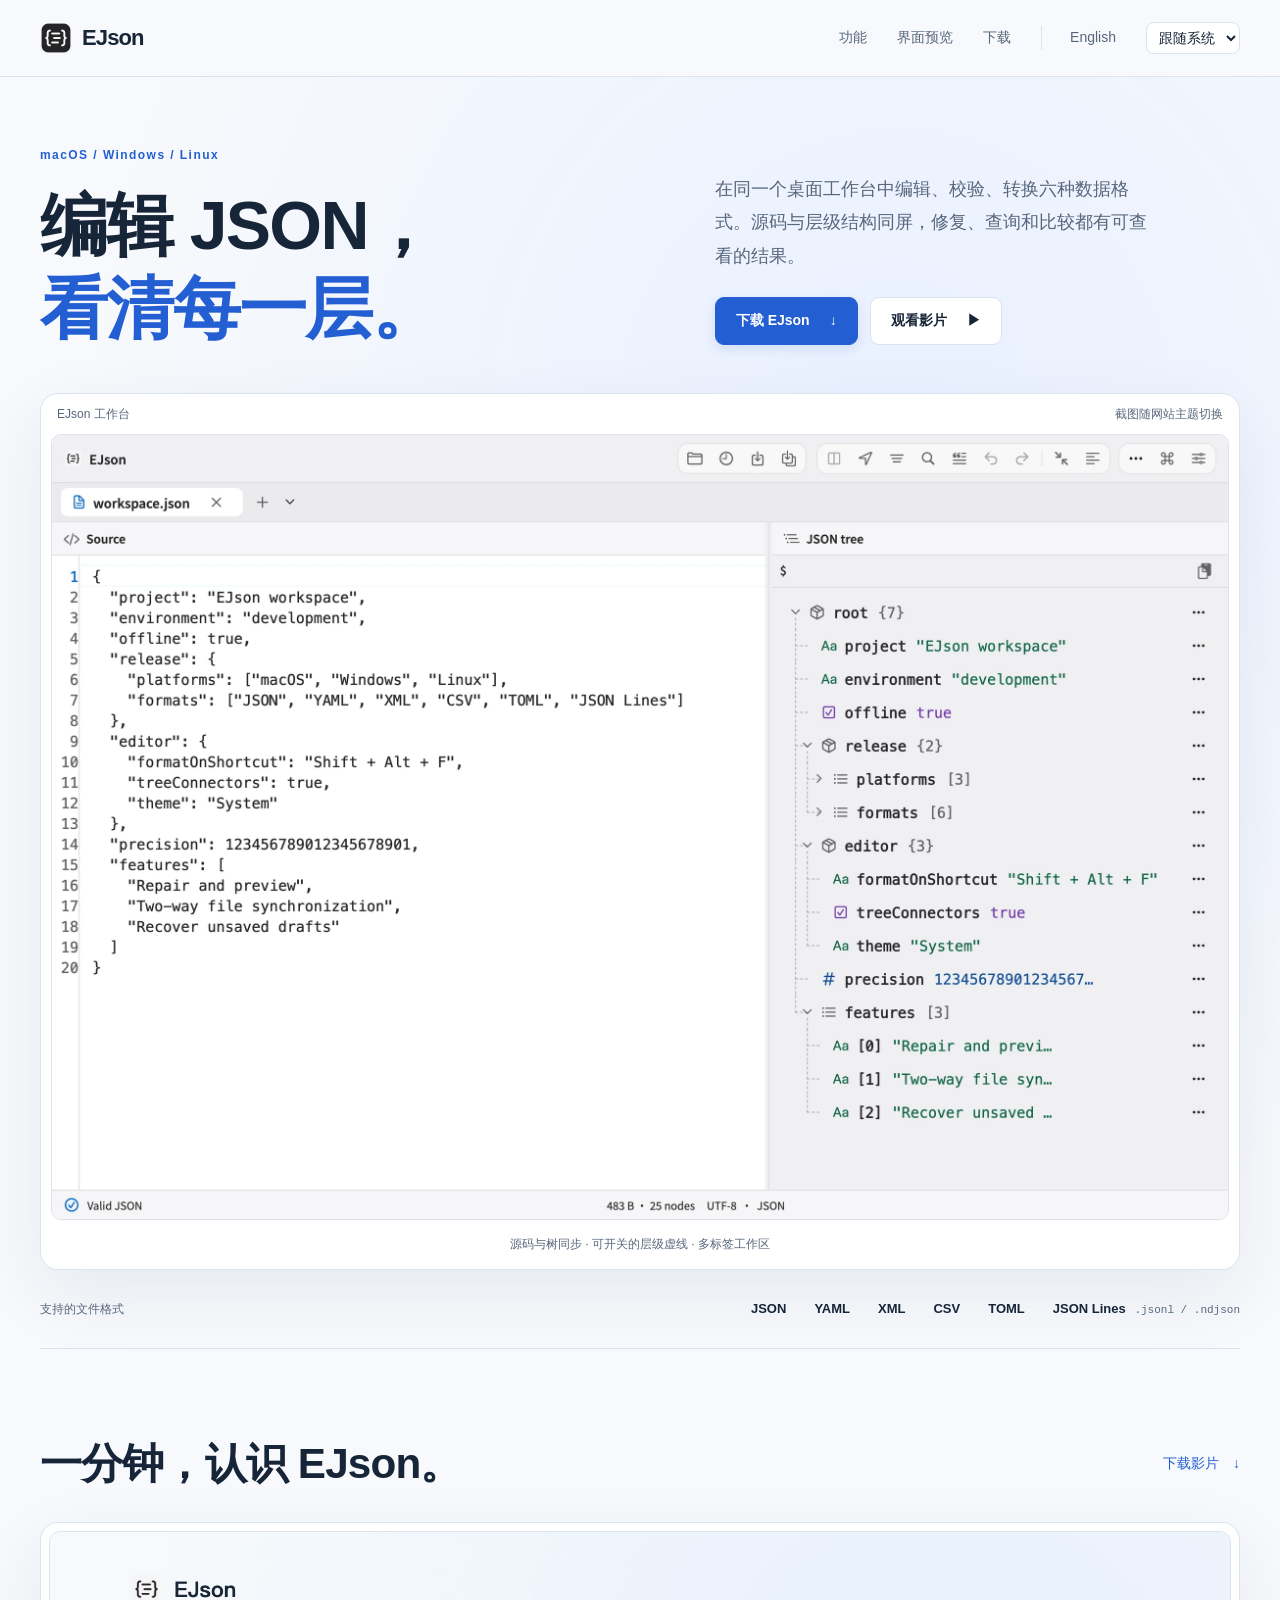
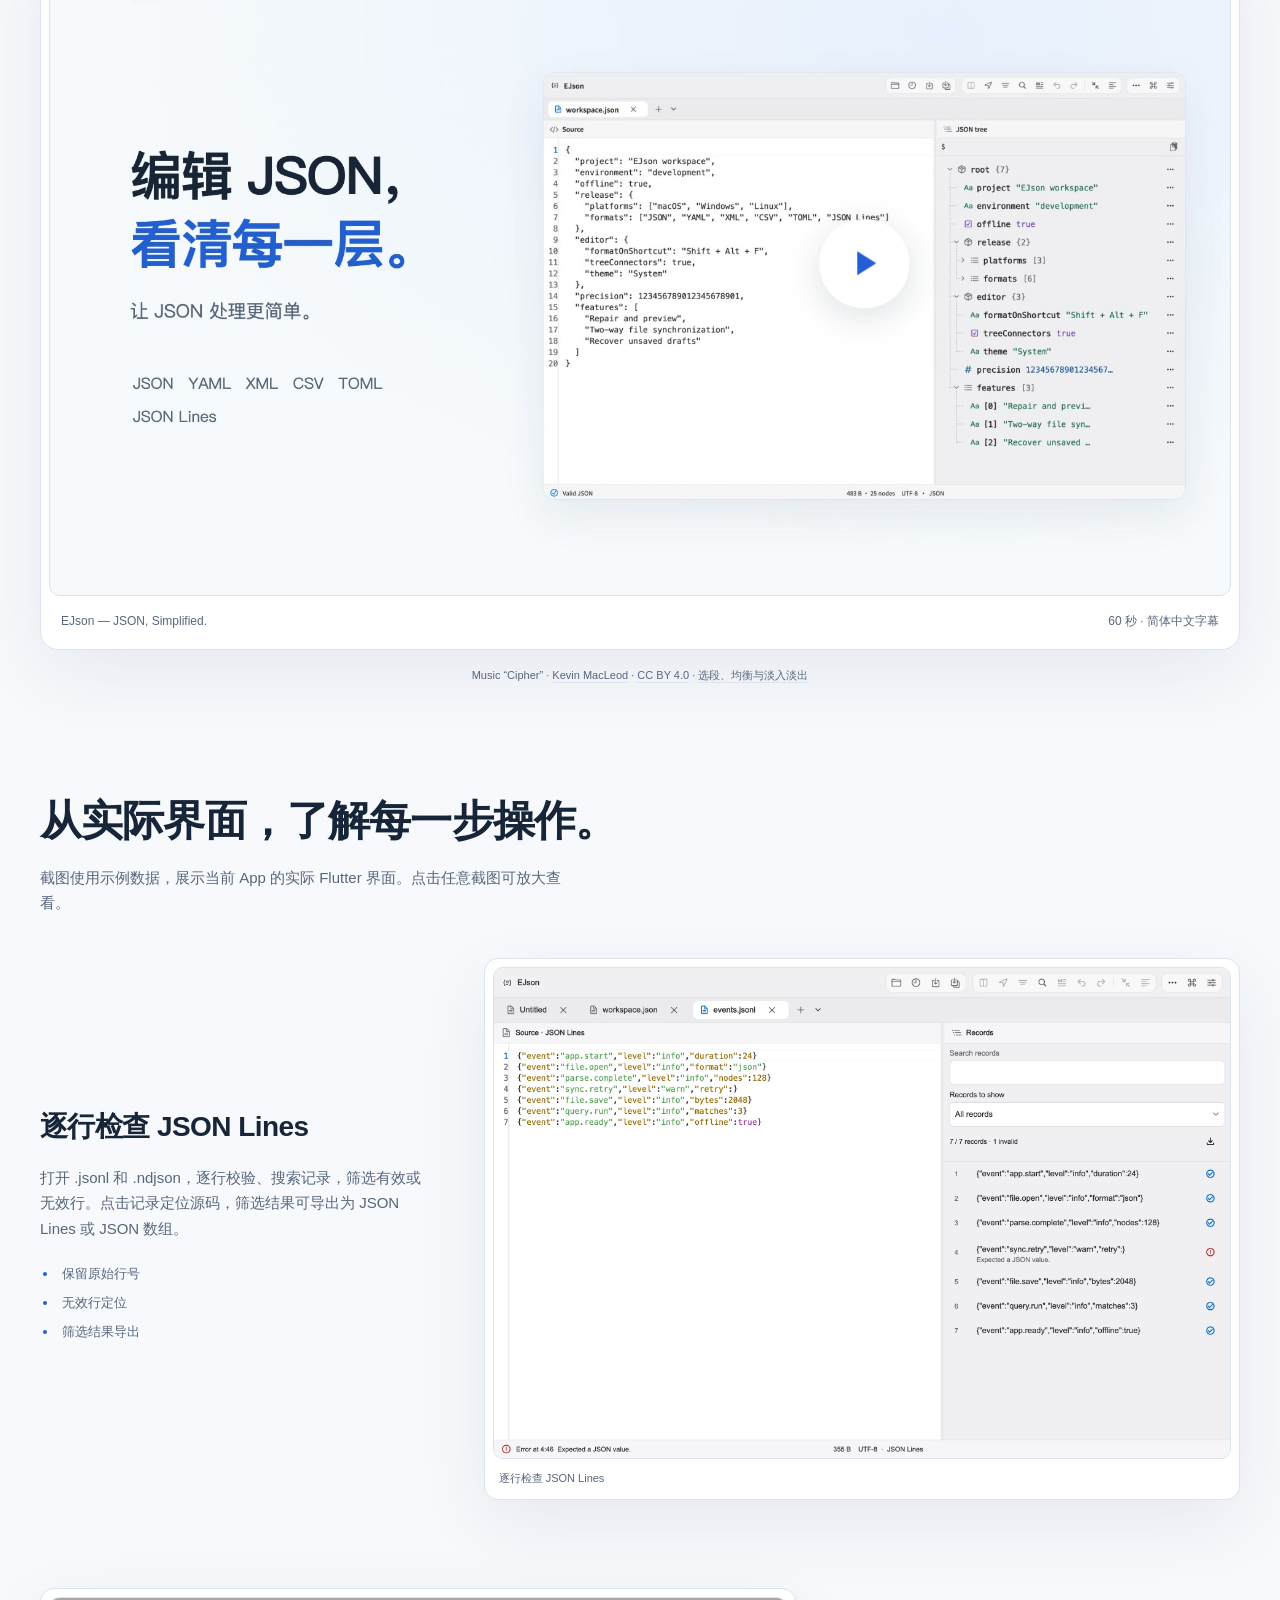
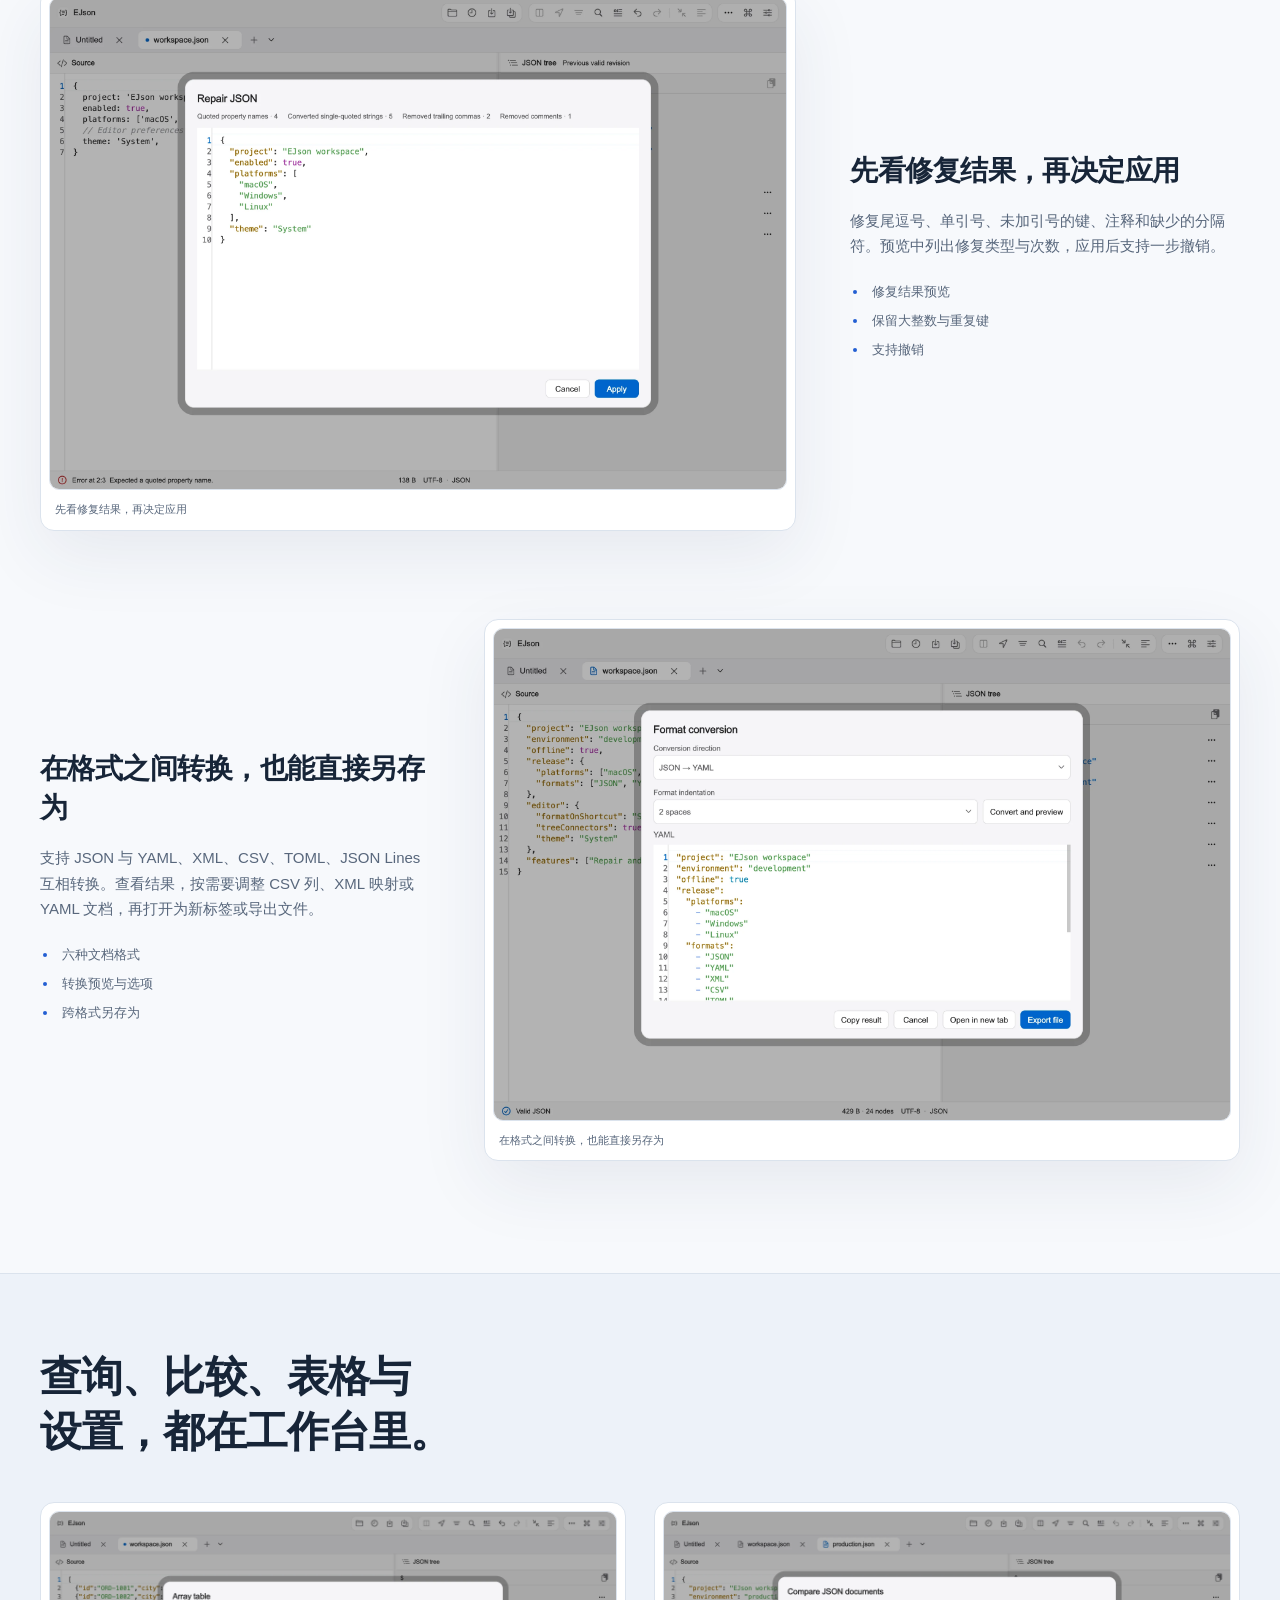
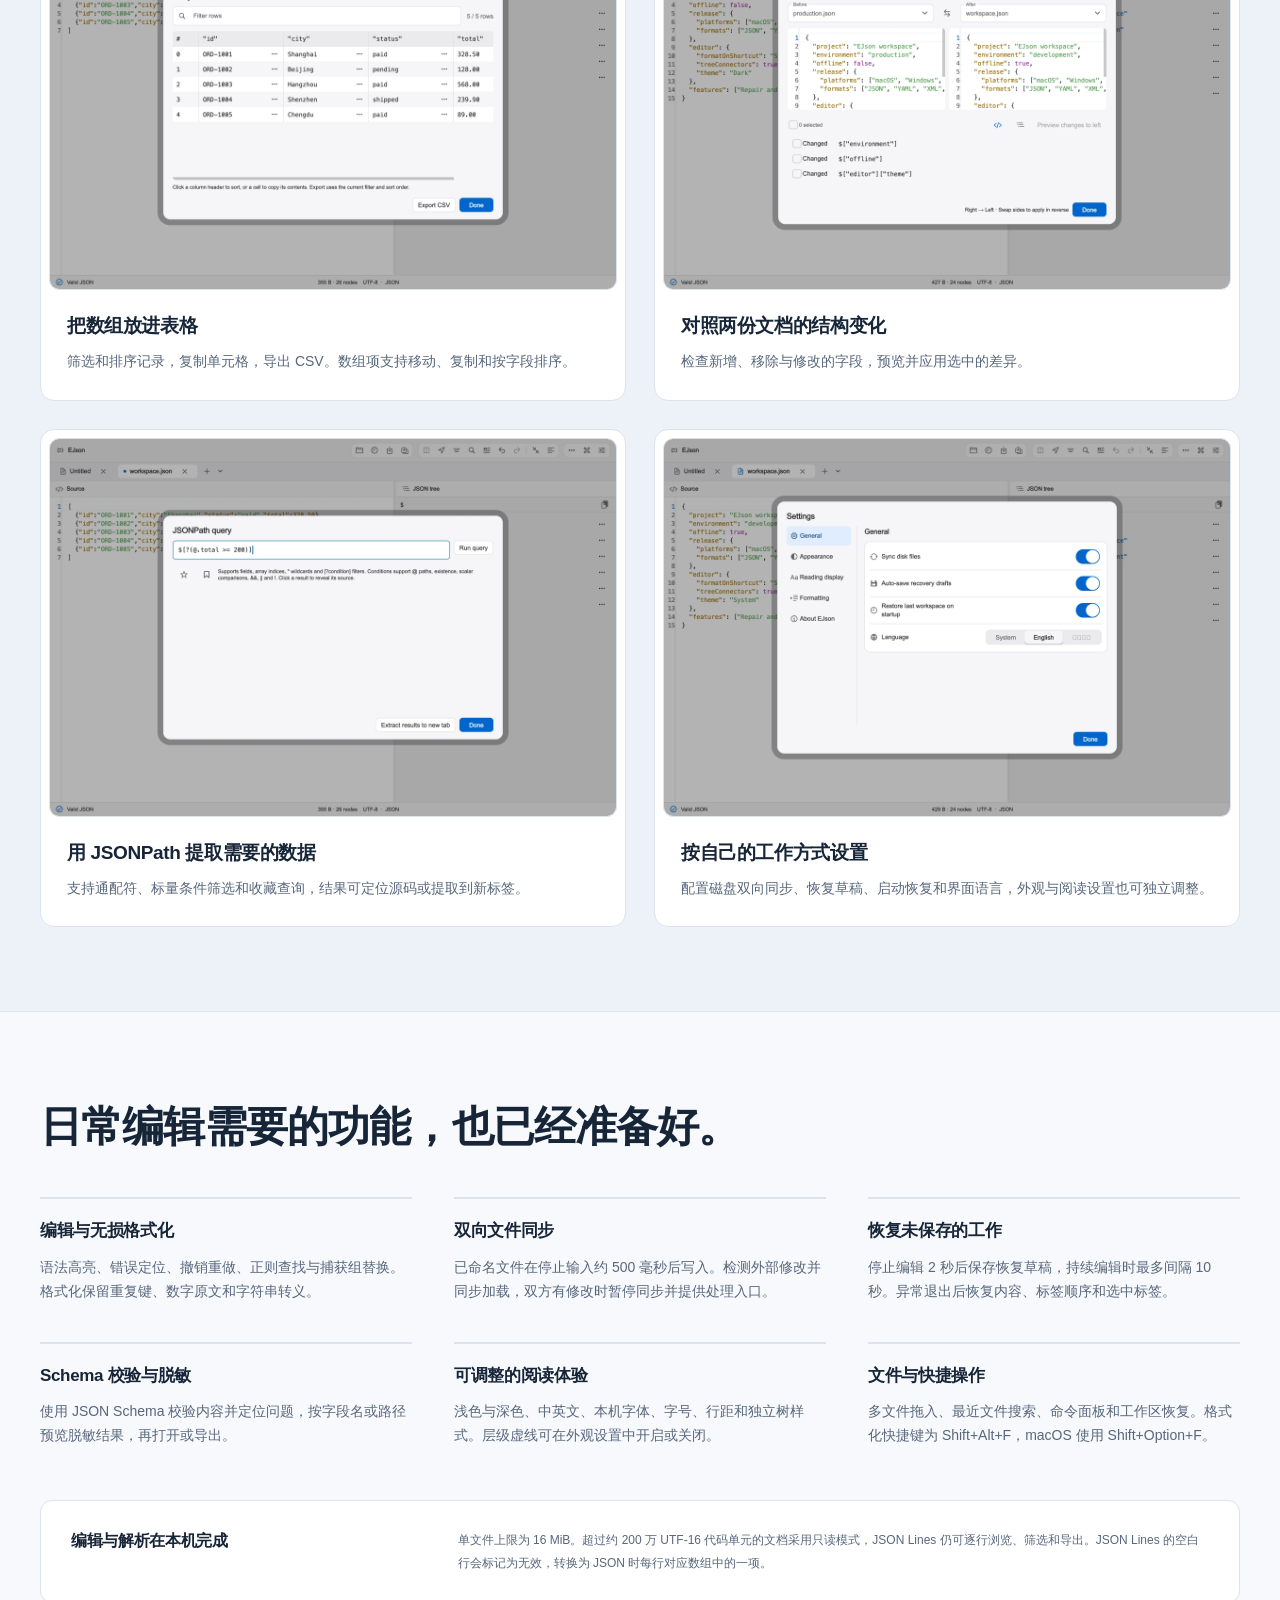
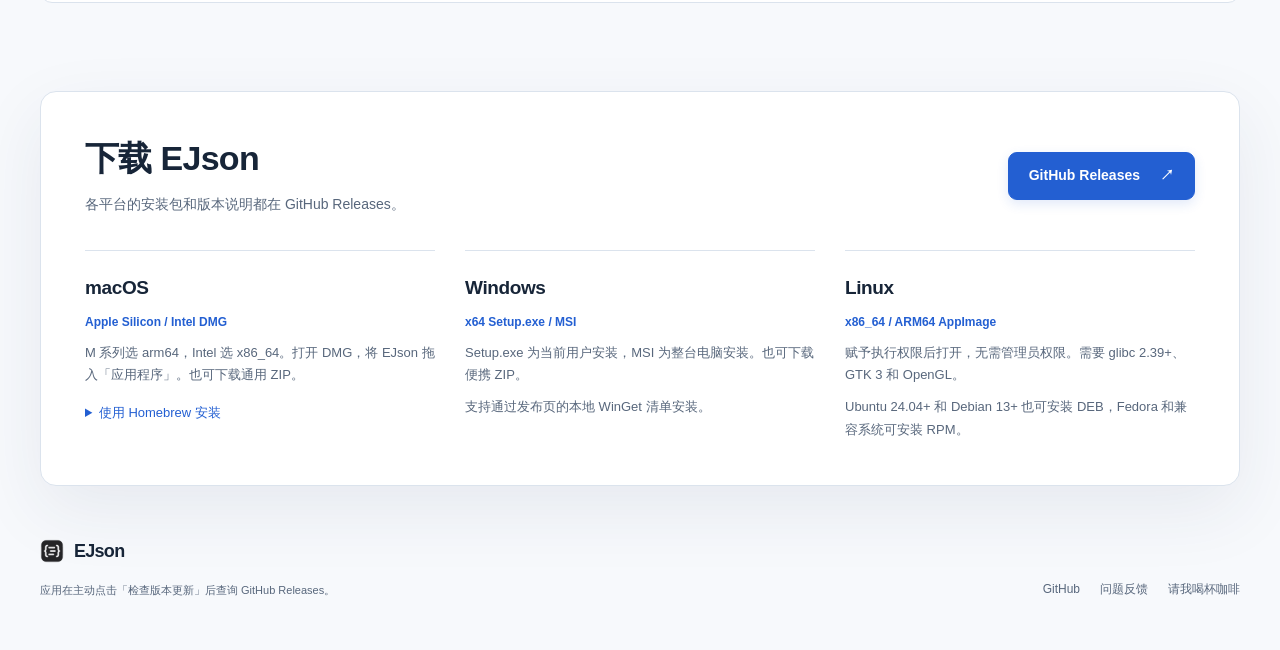
<file: website/index.html>
<!doctype html>
<html lang="zh-CN">
<head>
  <meta charset="utf-8">
  <meta name="viewport" content="width=device-width, initial-scale=1">
  <meta name="description" content="本地桌面数据工作台，支持 JSON、YAML、XML、CSV、TOML 和 JSON Lines。源码与树同步，提供修复预览、格式转换、双向文件同步和崩溃恢复。">
  <meta name="theme-color" content="#f7f9fc" media="(prefers-color-scheme: light)">
  <meta name="theme-color" content="#10151e" media="(prefers-color-scheme: dark)">
  <meta property="og:title" content="EJson · 多格式桌面数据编辑器">
  <meta property="og:description" content="本地桌面数据工作台，支持 JSON、YAML、XML、CSV、TOML 和 JSON Lines。源码与树同步，提供修复预览、格式转换、双向文件同步和崩溃恢复。">
  <meta property="og:image" content="https://echo-braveshine.github.io/EJson/assets/workbench-light.png">
  <title>EJson · 多格式桌面数据编辑器</title>
  <link rel="icon" href="assets/logo-on-dark.png" type="image/png" data-theme-icon>
  <link rel="alternate" hreflang="en" href="en.html">
  <script src="theme.js?v=20261115-logo3"></script>
  <link rel="stylesheet" href="styles.css?v=20261115-logo3">
  <script src="site.js?v=20261115-logo3" defer></script>
</head>
<body>
  <a class="skip-link" href="#main">跳到正文</a>
  <header class="site-header"><nav class="wrap nav" aria-label="主导航">
    <a class="brand" href="#top"><img class="brand-logo-for-light-theme" src="assets/logo-on-dark.png" width="32" height="32" alt=""><img class="brand-logo-for-dark-theme" src="assets/logo-on-light.png" width="32" height="32" alt="">EJson</a>
    <div class="nav-links"><a href="#features">功能</a><a href="#screenshots">界面预览</a><a href="#download">下载</a><a class="language" href="en.html" lang="en">English</a><select class="theme-select" aria-label="网站主题" data-theme-select><option value="system">跟随系统</option><option value="light">浅色模式</option><option value="dark">深色模式</option></select></div>
  </nav></header>
  <main id="main">
    <section class="hero" id="top"><div class="wrap">
      <div class="hero-intro"><div><p class="platform-note">macOS / Windows / Linux</p><h1>编辑 JSON，<br><span>看清每一层。</span></h1></div><div class="hero-copy"><p>在同一个桌面工作台中编辑、校验、转换六种数据格式。源码与层级结构同屏，修复、查询和比较都有可查看的结果。</p><div class="actions"><a class="button primary" href="#download">下载 EJson <span aria-hidden="true">↓</span></a><a class="button secondary" href="#film">观看影片 <span aria-hidden="true">▶</span></a></div></div></div>
      <figure class="hero-product"><div class="preview-toolbar"><span>EJson 工作台</span><span class="preview-theme-note">截图随网站主题切换</span></div>
        <a class="screenshot" data-screenshot="workbench" href="assets/workbench-light.png" data-zoom data-caption="源码与树同步 · 可开关的层级虚线 · 多标签工作区"><img src="assets/workbench-light.webp" width="1200" height="800" alt="源码与树同步 · 可开关的层级虚线 · 多标签工作区" fetchpriority="high" decoding="async"></a><figcaption>源码与树同步 · 可开关的层级虚线 · 多标签工作区</figcaption>
      </figure>
      <div class="format-strip"><p>支持的文件格式</p><div><span>JSON</span><span>YAML</span><span>XML</span><span>CSV</span><span>TOML</span><span>JSON Lines <small>.jsonl / .ndjson</small></span></div></div>
    </div></section>
    <section class="wrap film-section" id="film" aria-labelledby="film-title">
      <div class="film-heading"><h2 id="film-title">一分钟，认识 EJson。</h2><a class="film-download" href="assets/videos/ejson-promo-60s.mp4" download>下载影片 <span aria-hidden="true">↓</span></a></div>
      <figure class="film-card">
        <div class="film-player" data-film-player>
          <video controls playsinline preload="none" width="1920" height="1080" poster="assets/videos/ejson-promo-poster.jpg" aria-label="播放 EJson 产品宣传片">
            <source src="assets/videos/ejson-promo-60s.mp4" type="video/mp4">
            <a href="assets/videos/ejson-promo-60s.mp4">下载影片 (MP4)</a>
          </video>
          <button class="film-play" type="button" data-film-play aria-label="播放 EJson 产品宣传片" hidden><span class="film-play-icon" aria-hidden="true"></span></button>
        </div>
        <figcaption><span>EJson — JSON, Simplified.</span><span>60 秒 · 简体中文字幕</span></figcaption>
      </figure>
      <p class="film-credit">Music “Cipher” · <a href="https://incompetech.com/music/royalty-free/index.html?isrc=USUAN1100844">Kevin MacLeod</a> · <a href="https://creativecommons.org/licenses/by/4.0/">CC BY 4.0</a> · <a href="assets/videos/CREDITS.txt">选段、均衡与淡入淡出</a></p>
    </section>
    <section class="wrap screenshot-section" id="screenshots" aria-labelledby="screenshots-title"><div class="section-heading"><h2 id="screenshots-title">从实际界面，了解每一步操作。</h2><p>截图使用示例数据，展示当前 App 的实际 Flutter 界面。点击任意截图可放大查看。</p></div><article class="showcase "><div class="showcase-copy"><h3>逐行检查 JSON Lines</h3><p>打开 .jsonl 和 .ndjson，逐行校验、搜索记录，筛选有效或无效行。点击记录定位源码，筛选结果可导出为 JSON Lines 或 JSON 数组。</p><ul><li>保留原始行号</li><li>无效行定位</li><li>筛选结果导出</li></ul></div><figure><a class="screenshot" data-screenshot="json-lines" href="assets/json-lines.png" data-zoom data-caption="逐行检查 JSON Lines"><img src="assets/json-lines.webp" width="1200" height="800" alt="逐行检查 JSON Lines" loading="lazy" decoding="async"></a><figcaption>逐行检查 JSON Lines</figcaption></figure></article>
<article class="showcase reverse"><div class="showcase-copy"><h3>先看修复结果，再决定应用</h3><p>修复尾逗号、单引号、未加引号的键、注释和缺少的分隔符。预览中列出修复类型与次数，应用后支持一步撤销。</p><ul><li>修复结果预览</li><li>保留大整数与重复键</li><li>支持撤销</li></ul></div><figure><a class="screenshot" data-screenshot="repair" href="assets/repair.png" data-zoom data-caption="先看修复结果，再决定应用"><img src="assets/repair.webp" width="1200" height="800" alt="先看修复结果，再决定应用" loading="lazy" decoding="async"></a><figcaption>先看修复结果，再决定应用</figcaption></figure></article>
<article class="showcase "><div class="showcase-copy"><h3>在格式之间转换，也能直接另存为</h3><p>支持 JSON 与 YAML、XML、CSV、TOML、JSON Lines 互相转换。查看结果，按需要调整 CSV 列、XML 映射或 YAML 文档，再打开为新标签或导出文件。</p><ul><li>六种文档格式</li><li>转换预览与选项</li><li>跨格式另存为</li></ul></div><figure><a class="screenshot" data-screenshot="conversion" href="assets/conversion.png" data-zoom data-caption="在格式之间转换，也能直接另存为"><img src="assets/conversion.webp" width="1200" height="800" alt="在格式之间转换，也能直接另存为" loading="lazy" decoding="async"></a><figcaption>在格式之间转换，也能直接另存为</figcaption></figure></article></section>
    <section class="gallery-section"><div class="wrap"><div class="section-heading"><h2>查询、比较、表格与设置，都在工作台里。</h2></div><div class="gallery-grid"><article class="gallery-card"><figure><a class="screenshot" data-screenshot="arrays" href="assets/arrays.png" data-zoom data-caption="把数组放进表格"><img src="assets/arrays.webp" width="1200" height="800" alt="把数组放进表格" loading="lazy" decoding="async"></a></figure><div><h3>把数组放进表格</h3><p>筛选和排序记录，复制单元格，导出 CSV。数组项支持移动、复制和按字段排序。</p></div></article>
<article class="gallery-card"><figure><a class="screenshot" data-screenshot="comparison" href="assets/comparison.png" data-zoom data-caption="对照两份文档的结构变化"><img src="assets/comparison.webp" width="1200" height="800" alt="对照两份文档的结构变化" loading="lazy" decoding="async"></a></figure><div><h3>对照两份文档的结构变化</h3><p>检查新增、移除与修改的字段，预览并应用选中的差异。</p></div></article>
<article class="gallery-card"><figure><a class="screenshot" data-screenshot="query" href="assets/query.png" data-zoom data-caption="用 JSONPath 提取需要的数据"><img src="assets/query.webp" width="1200" height="800" alt="用 JSONPath 提取需要的数据" loading="lazy" decoding="async"></a></figure><div><h3>用 JSONPath 提取需要的数据</h3><p>支持通配符、标量条件筛选和收藏查询，结果可定位源码或提取到新标签。</p></div></article>
<article class="gallery-card"><figure><a class="screenshot" data-screenshot="settings" href="assets/settings.png" data-zoom data-caption="按自己的工作方式设置"><img src="assets/settings.webp" width="1200" height="800" alt="按自己的工作方式设置" loading="lazy" decoding="async"></a></figure><div><h3>按自己的工作方式设置</h3><p>配置磁盘双向同步、恢复草稿、启动恢复和界面语言，外观与阅读设置也可独立调整。</p></div></article></div></div></section>
    <section class="wrap feature-section" id="features"><div class="section-heading"><h2>日常编辑需要的功能，也已经准备好。</h2></div><div class="feature-grid"><article><h3>编辑与无损格式化</h3><p>语法高亮、错误定位、撤销重做、正则查找与捕获组替换。格式化保留重复键、数字原文和字符串转义。</p></article><article><h3>双向文件同步</h3><p>已命名文件在停止输入约 500 毫秒后写入。检测外部修改并同步加载，双方有修改时暂停同步并提供处理入口。</p></article><article><h3>恢复未保存的工作</h3><p>停止编辑 2 秒后保存恢复草稿，持续编辑时最多间隔 10 秒。异常退出后恢复内容、标签顺序和选中标签。</p></article><article><h3>Schema 校验与脱敏</h3><p>使用 JSON Schema 校验内容并定位问题，按字段名或路径预览脱敏结果，再打开或导出。</p></article><article><h3>可调整的阅读体验</h3><p>浅色与深色、中英文、本机字体、字号、行距和独立树样式。层级虚线可在外观设置中开启或关闭。</p></article><article><h3>文件与快捷操作</h3><p>多文件拖入、最近文件搜索、命令面板和工作区恢复。格式化快捷键为 Shift+Alt+F，macOS 使用 Shift+Option+F。</p></article></div><aside class="local-note"><h3>编辑与解析在本机完成</h3><p>单文件上限为 16 MiB。超过约 200 万 UTF-16 代码单元的文档采用只读模式，JSON Lines 仍可逐行浏览、筛选和导出。JSON Lines 的空白行会标记为无效，转换为 JSON 时每行对应数组中的一项。</p></aside></section>
    <section class="wrap downloads" id="download" aria-labelledby="download-title">
      <div class="download-header">
        <div>
          <h2 id="download-title">下载 EJson</h2>
          <p>各平台的安装包和版本说明都在 GitHub Releases。</p>
        </div>
        <a class="button primary" href="https://github.com/Echo-BraveShine/EJson/releases/latest">GitHub Releases <span aria-hidden="true">↗</span></a>
      </div>
      <div class="platforms">
        <article>
          <h3>macOS</h3>
          <p class="package">Apple Silicon / Intel DMG</p>
          <p>M 系列选 arm64，Intel 选 x86_64。打开 DMG，将 EJson 拖入「应用程序」。也可下载通用 ZIP。</p>
          <details class="brew-install">
            <summary>使用 Homebrew 安装</summary>
            <pre><code>brew tap echo-braveshine/ejson https://github.com/Echo-BraveShine/EJson.git
brew install --cask echo-braveshine/ejson/ejson</code></pre>
          </details>
        </article>
        <article>
          <h3>Windows</h3>
          <p class="package">x64 Setup.exe / MSI</p>
          <p>Setup.exe 为当前用户安装，MSI 为整台电脑安装。也可下载便携 ZIP。</p>
          <p>支持通过发布页的本地 WinGet 清单安装。</p>
        </article>
        <article>
          <h3>Linux</h3>
          <p class="package">x86_64 / ARM64 AppImage</p>
          <p>赋予执行权限后打开，无需管理员权限。需要 glibc 2.39+、GTK 3 和 OpenGL。</p>
          <p>Ubuntu 24.04+ 和 Debian 13+ 也可安装 DEB，Fedora 和兼容系统可安装 RPM。</p>
        </article>
      </div>
    </section>
  </main>
  <footer class="wrap footer"><div><a class="brand" href="#top"><img class="brand-logo-for-light-theme" src="assets/logo-on-dark.png" width="24" height="24" alt=""><img class="brand-logo-for-dark-theme" src="assets/logo-on-light.png" width="24" height="24" alt="">EJson</a><p>应用在主动点击「检查版本更新」后查询 GitHub Releases。</p></div><nav aria-label="项目链接"><a href="https://github.com/Echo-BraveShine/EJson">GitHub</a><a href="https://github.com/Echo-BraveShine/EJson/issues">问题反馈</a><a href="https://buymeacoffee.com/1239383708p">请我喝杯咖啡</a></nav></footer>
  <dialog class="lightbox" aria-label="App 界面大图"><div class="lightbox-head"><p id="lightbox-caption" aria-live="polite"></p><button type="button" data-close aria-label="关闭大图" autofocus>×</button></div><div class="lightbox-image"><img alt="" width="1200" height="800"></div><div class="lightbox-nav"><button type="button" data-prev aria-label="上一张截图">←</button><a data-original href="assets/workbench-light.png" target="_blank" rel="noopener">打开原图 ↗</a><button type="button" data-next aria-label="下一张截图">→</button></div></dialog>
</body>
</html>
</file>
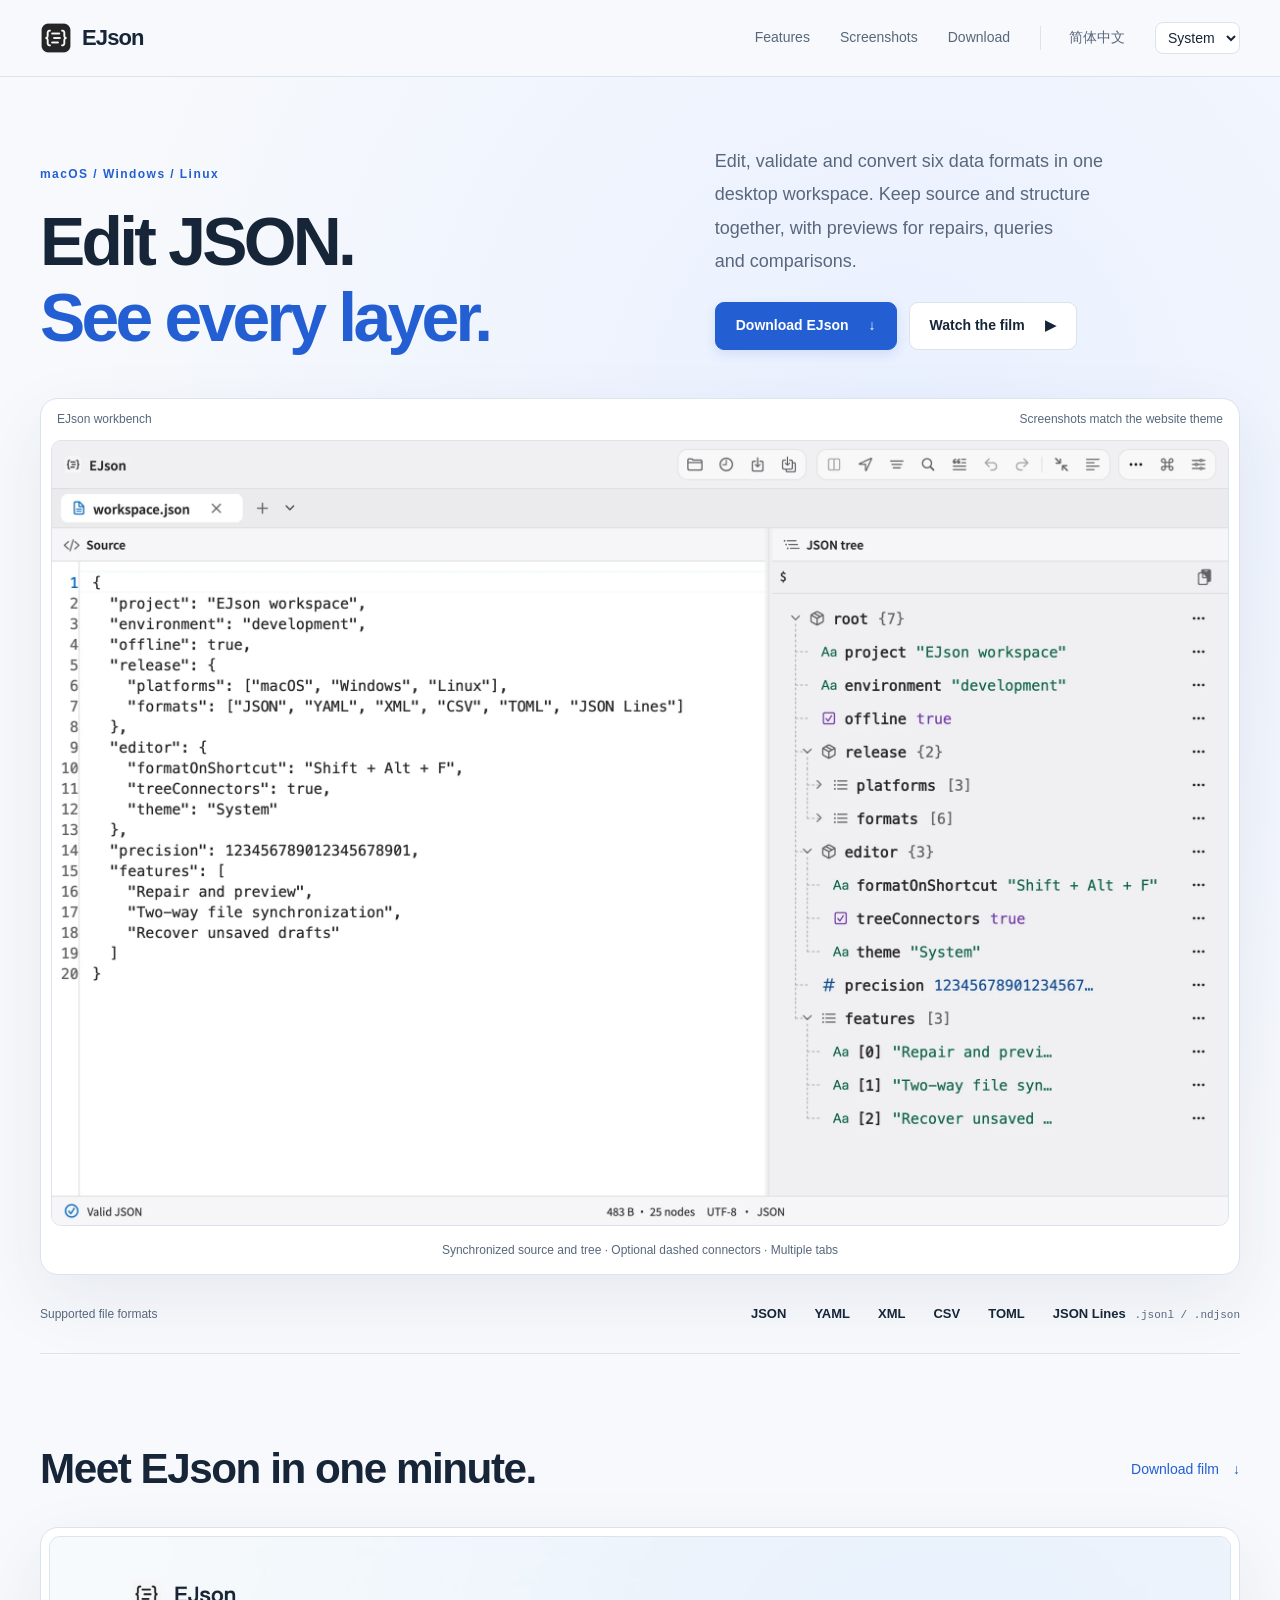
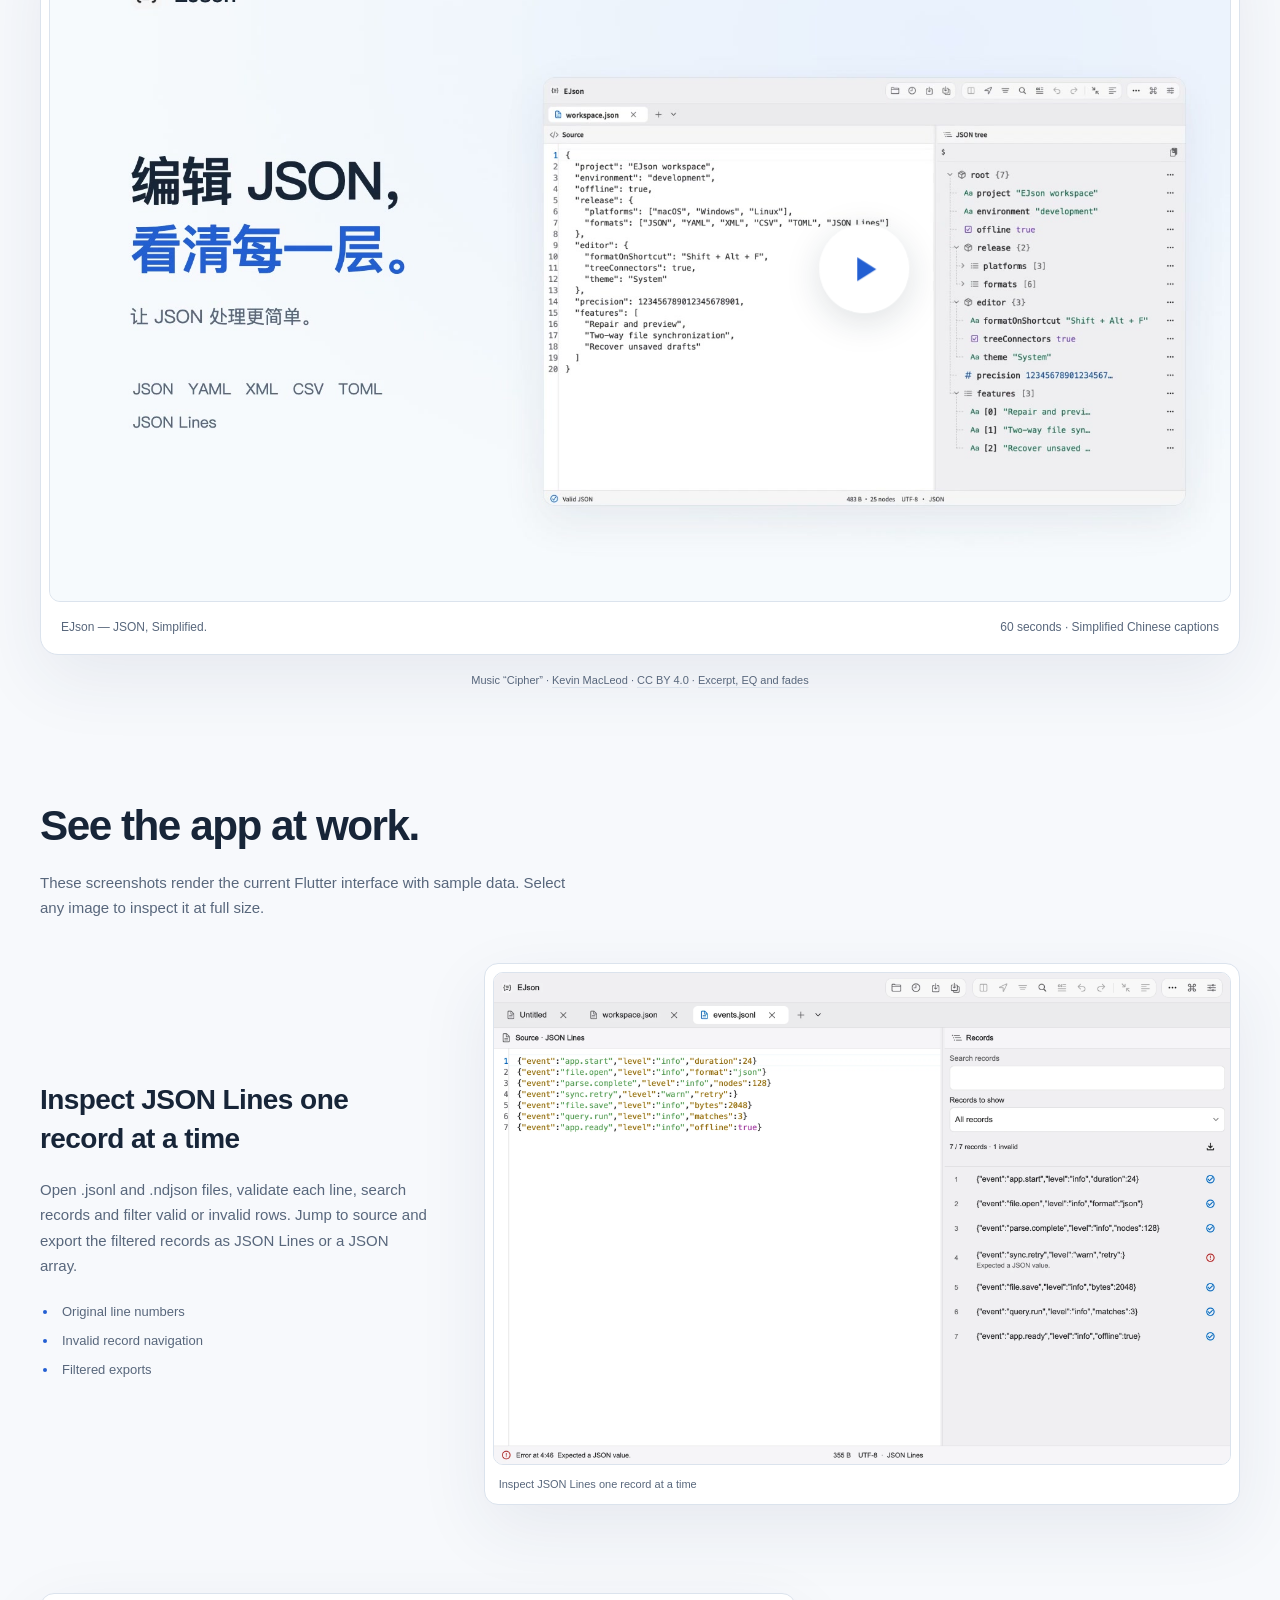
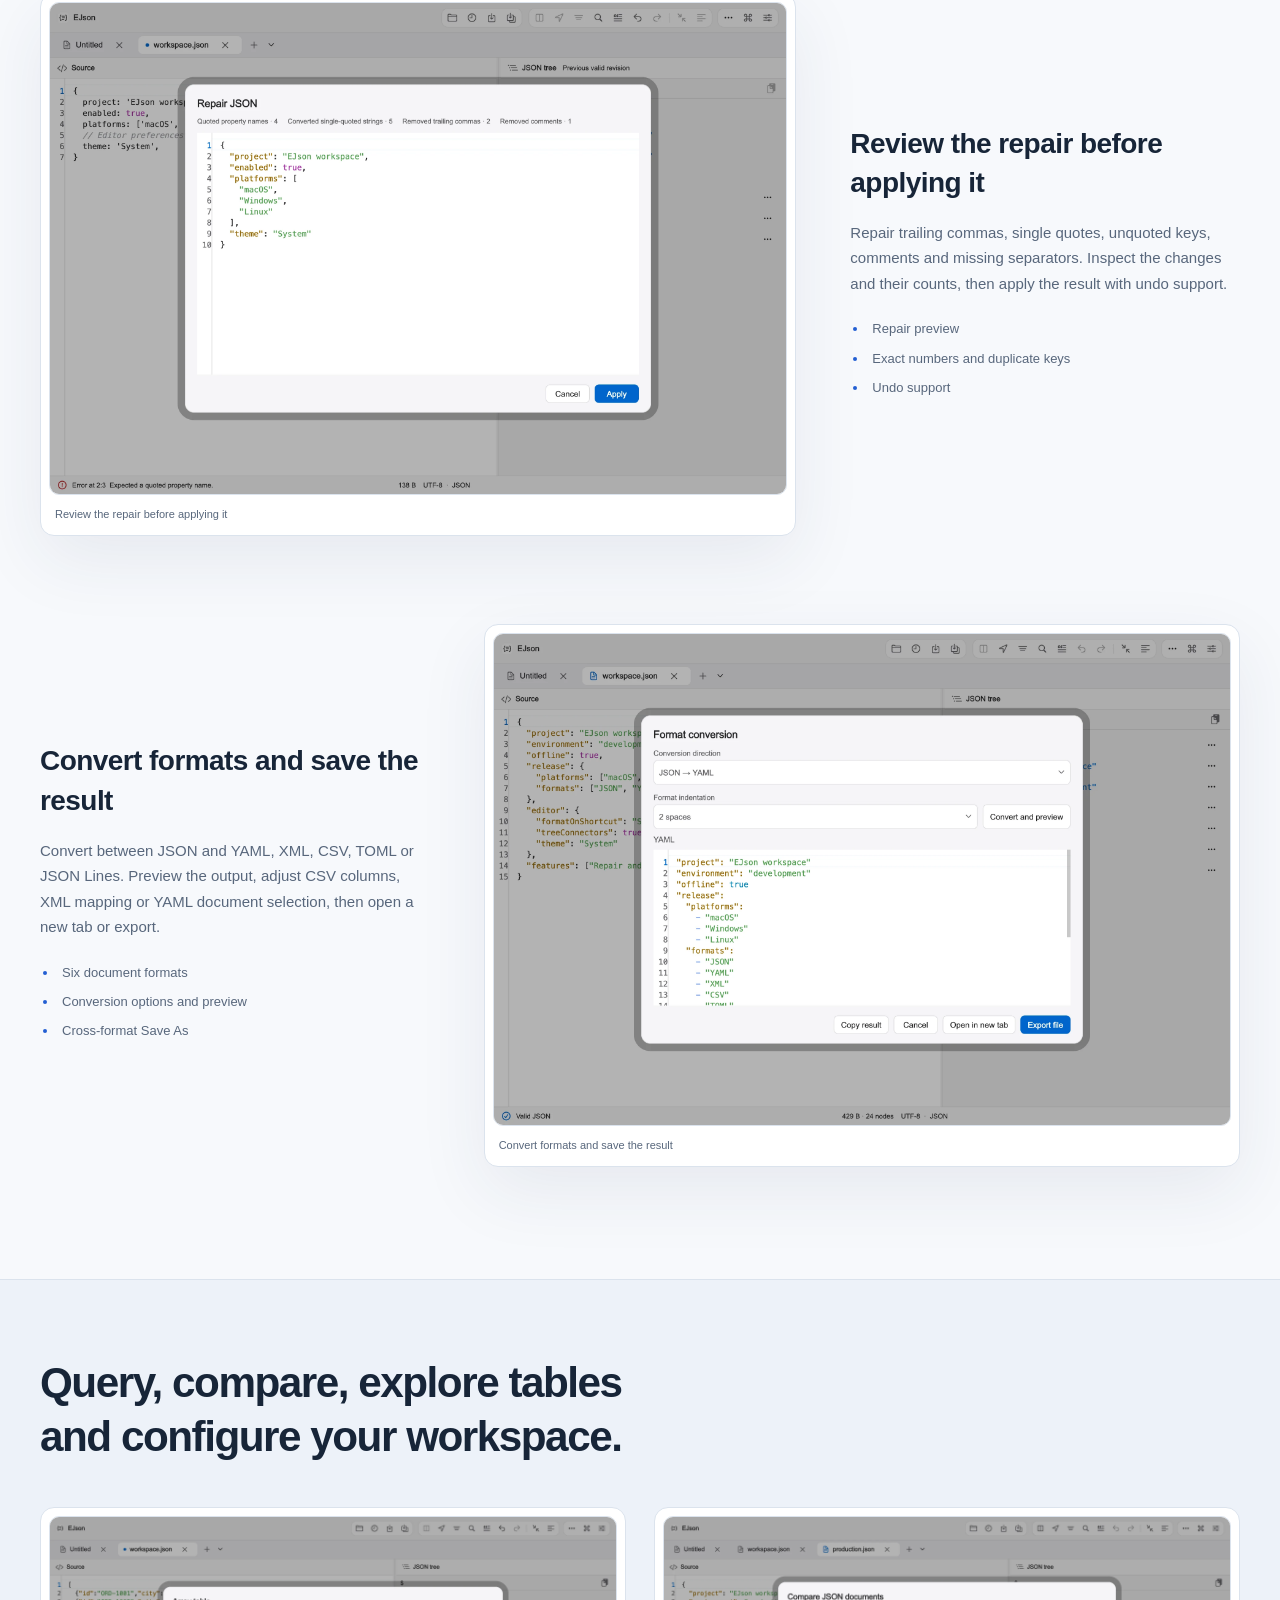
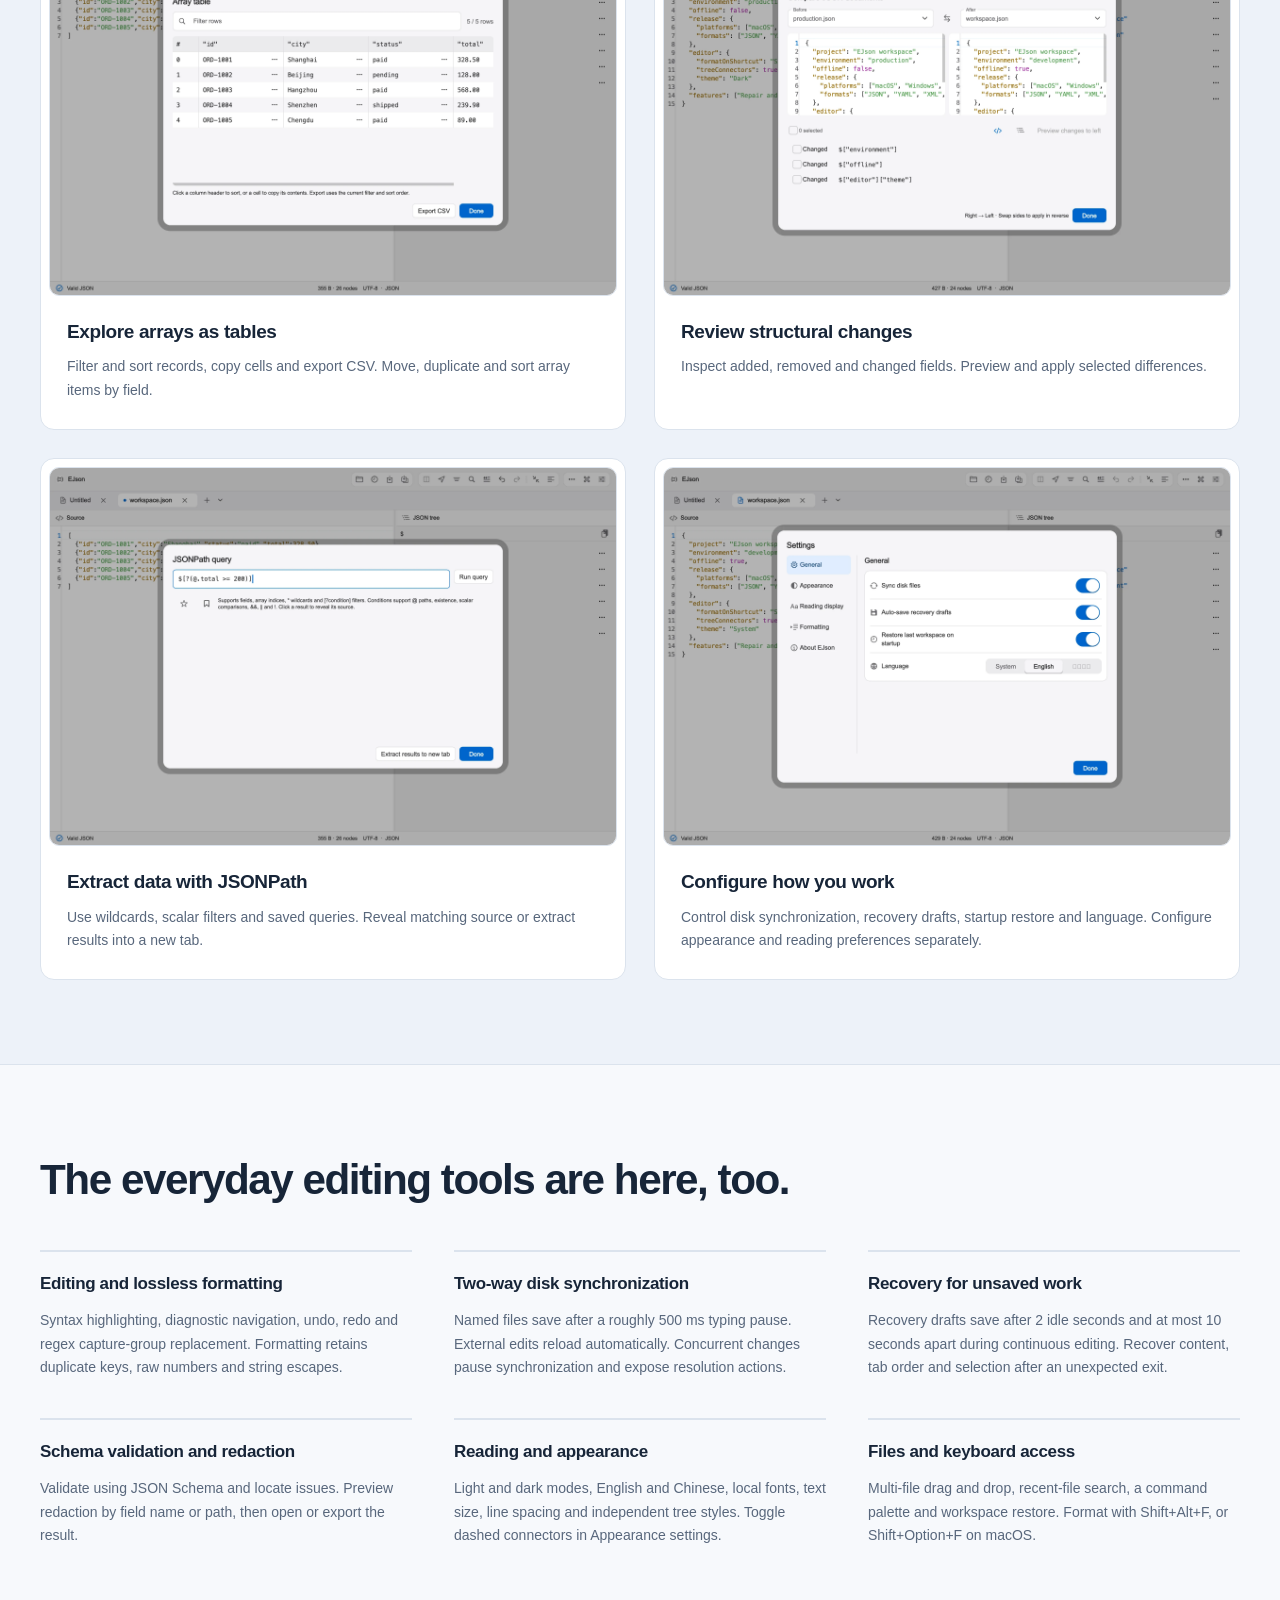
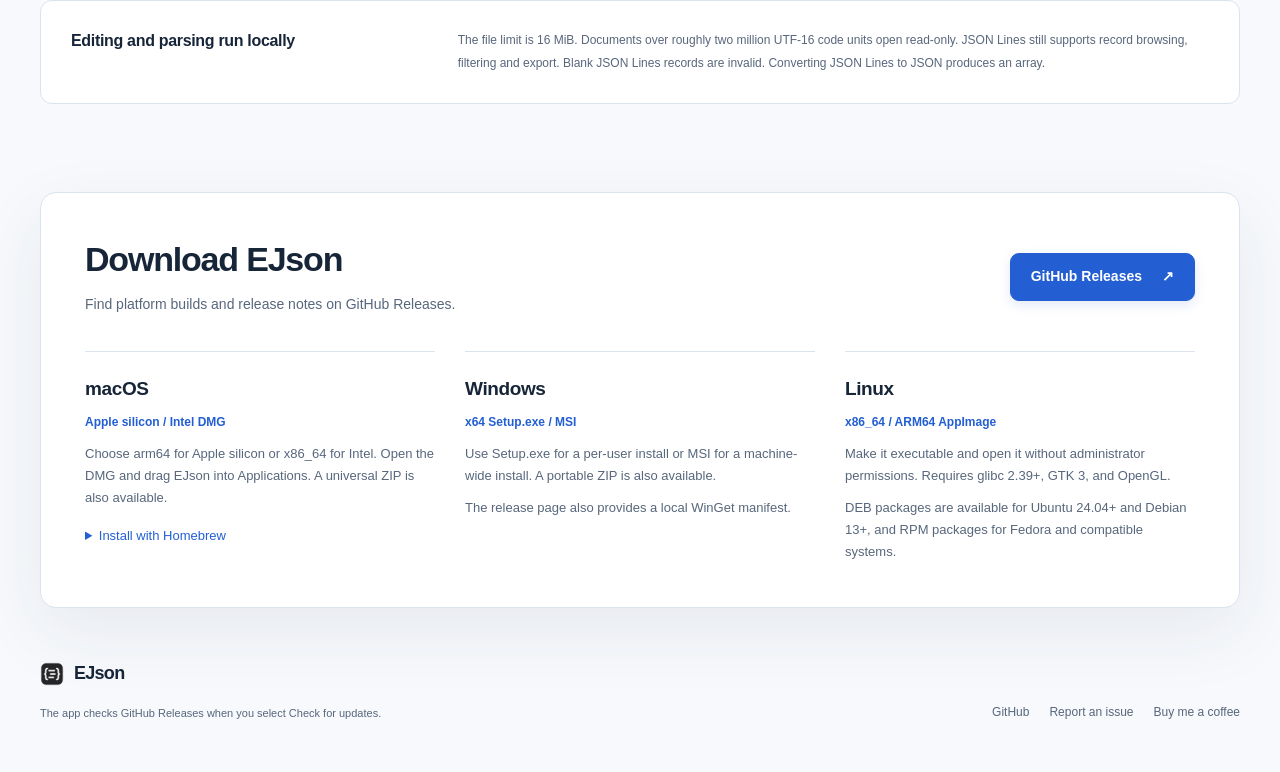
<file: website/en.html>
<!doctype html>
<html lang="en">
<head>
  <meta charset="utf-8">
  <meta name="viewport" content="width=device-width, initial-scale=1">
  <meta name="description" content="A local desktop workspace for JSON, YAML, XML, CSV, TOML and JSON Lines. Edit source and trees, preview repairs and conversions, synchronize files and recover drafts.">
  <meta name="theme-color" content="#f7f9fc" media="(prefers-color-scheme: light)">
  <meta name="theme-color" content="#10151e" media="(prefers-color-scheme: dark)">
  <meta property="og:title" content="EJson · Desktop workspace for structured data">
  <meta property="og:description" content="A local desktop workspace for JSON, YAML, XML, CSV, TOML and JSON Lines. Edit source and trees, preview repairs and conversions, synchronize files and recover drafts.">
  <meta property="og:image" content="https://echo-braveshine.github.io/EJson/assets/workbench-light.png">
  <title>EJson · Desktop workspace for structured data</title>
  <link rel="icon" href="assets/logo-on-dark.png" type="image/png" data-theme-icon>
  <link rel="alternate" hreflang="zh-CN" href="index.html">
  <script src="theme.js?v=20261115-logo3"></script>
  <link rel="stylesheet" href="styles.css?v=20261115-logo3">
  <script src="site.js?v=20261115-logo3" defer></script>
</head>
<body>
  <a class="skip-link" href="#main">Skip to content</a>
  <header class="site-header"><nav class="wrap nav" aria-label="Main navigation">
    <a class="brand" href="#top"><img class="brand-logo-for-light-theme" src="assets/logo-on-dark.png" width="32" height="32" alt=""><img class="brand-logo-for-dark-theme" src="assets/logo-on-light.png" width="32" height="32" alt="">EJson</a>
    <div class="nav-links"><a href="#features">Features</a><a href="#screenshots">Screenshots</a><a href="#download">Download</a><a class="language" href="index.html" lang="zh-CN">简体中文</a><select class="theme-select" aria-label="Website theme" data-theme-select><option value="system">System</option><option value="light">Light</option><option value="dark">Dark</option></select></div>
  </nav></header>
  <main id="main">
    <section class="hero" id="top"><div class="wrap">
      <div class="hero-intro"><div><p class="platform-note">macOS / Windows / Linux</p><h1>Edit JSON.<br><span>See every layer.</span></h1></div><div class="hero-copy"><p>Edit, validate and convert six data formats in one desktop workspace. Keep source and structure together, with previews for repairs, queries and comparisons.</p><div class="actions"><a class="button primary" href="#download">Download EJson <span aria-hidden="true">↓</span></a><a class="button secondary" href="#film">Watch the film <span aria-hidden="true">▶</span></a></div></div></div>
      <figure class="hero-product"><div class="preview-toolbar"><span>EJson workbench</span><span class="preview-theme-note">Screenshots match the website theme</span></div>
        <a class="screenshot" data-screenshot="workbench" href="assets/workbench-light.png" data-zoom data-caption="Synchronized source and tree · Optional dashed connectors · Multiple tabs"><img src="assets/workbench-light.webp" width="1200" height="800" alt="Synchronized source and tree · Optional dashed connectors · Multiple tabs" fetchpriority="high" decoding="async"></a><figcaption>Synchronized source and tree · Optional dashed connectors · Multiple tabs</figcaption>
      </figure>
      <div class="format-strip"><p>Supported file formats</p><div><span>JSON</span><span>YAML</span><span>XML</span><span>CSV</span><span>TOML</span><span>JSON Lines <small>.jsonl / .ndjson</small></span></div></div>
    </div></section>
    <section class="wrap film-section" id="film" aria-labelledby="film-title">
      <div class="film-heading"><h2 id="film-title">Meet EJson in one minute.</h2><a class="film-download" href="assets/videos/ejson-promo-60s.mp4" download>Download film <span aria-hidden="true">↓</span></a></div>
      <figure class="film-card">
        <div class="film-player" data-film-player>
          <video controls playsinline preload="none" width="1920" height="1080" poster="assets/videos/ejson-promo-poster.jpg" aria-label="Play the EJson product film">
            <source src="assets/videos/ejson-promo-60s.mp4" type="video/mp4">
            <a href="assets/videos/ejson-promo-60s.mp4">Download film (MP4)</a>
          </video>
          <button class="film-play" type="button" data-film-play aria-label="Play the EJson product film" hidden><span class="film-play-icon" aria-hidden="true"></span></button>
        </div>
        <figcaption><span>EJson — JSON, Simplified.</span><span>60 seconds · Simplified Chinese captions</span></figcaption>
      </figure>
      <p class="film-credit">Music “Cipher” · <a href="https://incompetech.com/music/royalty-free/index.html?isrc=USUAN1100844">Kevin MacLeod</a> · <a href="https://creativecommons.org/licenses/by/4.0/">CC BY 4.0</a> · <a href="assets/videos/CREDITS.txt">Excerpt, EQ and fades</a></p>
    </section>
    <section class="wrap screenshot-section" id="screenshots" aria-labelledby="screenshots-title"><div class="section-heading"><h2 id="screenshots-title">See the app at work.</h2><p>These screenshots render the current Flutter interface with sample data. Select any image to inspect it at full size.</p></div><article class="showcase "><div class="showcase-copy"><h3>Inspect JSON Lines one record at a time</h3><p>Open .jsonl and .ndjson files, validate each line, search records and filter valid or invalid rows. Jump to source and export the filtered records as JSON Lines or a JSON array.</p><ul><li>Original line numbers</li><li>Invalid record navigation</li><li>Filtered exports</li></ul></div><figure><a class="screenshot" data-screenshot="json-lines" href="assets/json-lines.png" data-zoom data-caption="Inspect JSON Lines one record at a time"><img src="assets/json-lines.webp" width="1200" height="800" alt="Inspect JSON Lines one record at a time" loading="lazy" decoding="async"></a><figcaption>Inspect JSON Lines one record at a time</figcaption></figure></article>
<article class="showcase reverse"><div class="showcase-copy"><h3>Review the repair before applying it</h3><p>Repair trailing commas, single quotes, unquoted keys, comments and missing separators. Inspect the changes and their counts, then apply the result with undo support.</p><ul><li>Repair preview</li><li>Exact numbers and duplicate keys</li><li>Undo support</li></ul></div><figure><a class="screenshot" data-screenshot="repair" href="assets/repair.png" data-zoom data-caption="Review the repair before applying it"><img src="assets/repair.webp" width="1200" height="800" alt="Review the repair before applying it" loading="lazy" decoding="async"></a><figcaption>Review the repair before applying it</figcaption></figure></article>
<article class="showcase "><div class="showcase-copy"><h3>Convert formats and save the result</h3><p>Convert between JSON and YAML, XML, CSV, TOML or JSON Lines. Preview the output, adjust CSV columns, XML mapping or YAML document selection, then open a new tab or export.</p><ul><li>Six document formats</li><li>Conversion options and preview</li><li>Cross-format Save As</li></ul></div><figure><a class="screenshot" data-screenshot="conversion" href="assets/conversion.png" data-zoom data-caption="Convert formats and save the result"><img src="assets/conversion.webp" width="1200" height="800" alt="Convert formats and save the result" loading="lazy" decoding="async"></a><figcaption>Convert formats and save the result</figcaption></figure></article></section>
    <section class="gallery-section"><div class="wrap"><div class="section-heading"><h2>Query, compare, explore tables and configure your workspace.</h2></div><div class="gallery-grid"><article class="gallery-card"><figure><a class="screenshot" data-screenshot="arrays" href="assets/arrays.png" data-zoom data-caption="Explore arrays as tables"><img src="assets/arrays.webp" width="1200" height="800" alt="Explore arrays as tables" loading="lazy" decoding="async"></a></figure><div><h3>Explore arrays as tables</h3><p>Filter and sort records, copy cells and export CSV. Move, duplicate and sort array items by field.</p></div></article>
<article class="gallery-card"><figure><a class="screenshot" data-screenshot="comparison" href="assets/comparison.png" data-zoom data-caption="Review structural changes"><img src="assets/comparison.webp" width="1200" height="800" alt="Review structural changes" loading="lazy" decoding="async"></a></figure><div><h3>Review structural changes</h3><p>Inspect added, removed and changed fields. Preview and apply selected differences.</p></div></article>
<article class="gallery-card"><figure><a class="screenshot" data-screenshot="query" href="assets/query.png" data-zoom data-caption="Extract data with JSONPath"><img src="assets/query.webp" width="1200" height="800" alt="Extract data with JSONPath" loading="lazy" decoding="async"></a></figure><div><h3>Extract data with JSONPath</h3><p>Use wildcards, scalar filters and saved queries. Reveal matching source or extract results into a new tab.</p></div></article>
<article class="gallery-card"><figure><a class="screenshot" data-screenshot="settings" href="assets/settings.png" data-zoom data-caption="Configure how you work"><img src="assets/settings.webp" width="1200" height="800" alt="Configure how you work" loading="lazy" decoding="async"></a></figure><div><h3>Configure how you work</h3><p>Control disk synchronization, recovery drafts, startup restore and language. Configure appearance and reading preferences separately.</p></div></article></div></div></section>
    <section class="wrap feature-section" id="features"><div class="section-heading"><h2>The everyday editing tools are here, too.</h2></div><div class="feature-grid"><article><h3>Editing and lossless formatting</h3><p>Syntax highlighting, diagnostic navigation, undo, redo and regex capture-group replacement. Formatting retains duplicate keys, raw numbers and string escapes.</p></article><article><h3>Two-way disk synchronization</h3><p>Named files save after a roughly 500 ms typing pause. External edits reload automatically. Concurrent changes pause synchronization and expose resolution actions.</p></article><article><h3>Recovery for unsaved work</h3><p>Recovery drafts save after 2 idle seconds and at most 10 seconds apart during continuous editing. Recover content, tab order and selection after an unexpected exit.</p></article><article><h3>Schema validation and redaction</h3><p>Validate using JSON Schema and locate issues. Preview redaction by field name or path, then open or export the result.</p></article><article><h3>Reading and appearance</h3><p>Light and dark modes, English and Chinese, local fonts, text size, line spacing and independent tree styles. Toggle dashed connectors in Appearance settings.</p></article><article><h3>Files and keyboard access</h3><p>Multi-file drag and drop, recent-file search, a command palette and workspace restore. Format with Shift+Alt+F, or Shift+Option+F on macOS.</p></article></div><aside class="local-note"><h3>Editing and parsing run locally</h3><p>The file limit is 16 MiB. Documents over roughly two million UTF-16 code units open read-only. JSON Lines still supports record browsing, filtering and export. Blank JSON Lines records are invalid. Converting JSON Lines to JSON produces an array.</p></aside></section>
    <section class="wrap downloads" id="download" aria-labelledby="download-title">
      <div class="download-header">
        <div>
          <h2 id="download-title">Download EJson</h2>
          <p>Find platform builds and release notes on GitHub Releases.</p>
        </div>
        <a class="button primary" href="https://github.com/Echo-BraveShine/EJson/releases/latest">GitHub Releases <span aria-hidden="true">↗</span></a>
      </div>
      <div class="platforms">
        <article>
          <h3>macOS</h3>
          <p class="package">Apple silicon / Intel DMG</p>
          <p>Choose arm64 for Apple silicon or x86_64 for Intel. Open the DMG and drag EJson into Applications. A universal ZIP is also available.</p>
          <details class="brew-install">
            <summary>Install with Homebrew</summary>
            <pre><code>brew tap echo-braveshine/ejson https://github.com/Echo-BraveShine/EJson.git
brew install --cask echo-braveshine/ejson/ejson</code></pre>
          </details>
        </article>
        <article>
          <h3>Windows</h3>
          <p class="package">x64 Setup.exe / MSI</p>
          <p>Use Setup.exe for a per-user install or MSI for a machine-wide install. A portable ZIP is also available.</p>
          <p>The release page also provides a local WinGet manifest.</p>
        </article>
        <article>
          <h3>Linux</h3>
          <p class="package">x86_64 / ARM64 AppImage</p>
          <p>Make it executable and open it without administrator permissions. Requires glibc 2.39+, GTK 3, and OpenGL.</p>
          <p>DEB packages are available for Ubuntu 24.04+ and Debian 13+, and RPM packages for Fedora and compatible systems.</p>
        </article>
      </div>
    </section>
  </main>
  <footer class="wrap footer"><div><a class="brand" href="#top"><img class="brand-logo-for-light-theme" src="assets/logo-on-dark.png" width="24" height="24" alt=""><img class="brand-logo-for-dark-theme" src="assets/logo-on-light.png" width="24" height="24" alt="">EJson</a><p>The app checks GitHub Releases when you select Check for updates.</p></div><nav aria-label="Project links"><a href="https://github.com/Echo-BraveShine/EJson">GitHub</a><a href="https://github.com/Echo-BraveShine/EJson/issues">Report an issue</a><a href="https://buymeacoffee.com/1239383708p">Buy me a coffee</a></nav></footer>
  <dialog class="lightbox" aria-label="Enlarged app screenshot"><div class="lightbox-head"><p id="lightbox-caption" aria-live="polite"></p><button type="button" data-close aria-label="Close enlarged screenshot" autofocus>×</button></div><div class="lightbox-image"><img alt="" width="1200" height="800"></div><div class="lightbox-nav"><button type="button" data-prev aria-label="Previous screenshot">←</button><a data-original href="assets/workbench-light.png" target="_blank" rel="noopener">Open original image ↗</a><button type="button" data-next aria-label="Next screenshot">→</button></div></dialog>
</body>
</html>
</file>
<file: website/styles.css>
:root {
  color-scheme: light;
  --page: #f7f9fc;
  --panel: #fff;
  --tint: #edf2f9;
  --ink: #172538;
  --muted: #58677c;
  --line: #dbe3ed;
  --accent: #235fd2;
  --accent-soft: #e9f0ff;
  --shadow: 0 24px 70px #23395d14;
  font: 16px/1.7 Inter, -apple-system, BlinkMacSystemFont, "PingFang SC", "Segoe UI", "Microsoft YaHei", sans-serif;
}
:root[data-theme="dark"] {
  color-scheme: dark;
  --page: #10151e;
  --panel: #171e29;
  --tint: #141c28;
  --ink: #eef3fc;
  --muted: #aab8cd;
  --line: #2d394c;
  --accent: #92b8ff;
  --accent-soft: #233652;
  --shadow: 0 28px 80px #0005;
}
* { box-sizing: border-box; }
html { scroll-behavior: smooth; scroll-padding-top: 90px; }
body { margin: 0; background: var(--page); color: var(--ink); }
body:has(dialog[open]) { overflow: hidden; }
h1, h2, h3, p, figure { margin: 0; }
a { color: inherit; text-decoration: none; }
button { font: inherit; cursor: pointer; }
a, button { -webkit-tap-highlight-color: transparent; }
a:focus-visible, button:focus-visible, summary:focus-visible { outline: 3px solid var(--accent); outline-offset: 5px; }
p { color: var(--muted); }
img { display: block; max-width: 100%; }
.wrap { width: min(1200px, calc(100% - 80px)); margin-inline: auto; }
.skip-link { position: fixed; z-index: 20; left: 12px; top: -100px; background: var(--panel); padding: 12px; }
.skip-link:focus { top: 12px; }
.site-header { position: sticky; top: 0; z-index: 5; border-bottom: 1px solid var(--line); background: var(--page); }
.nav { min-height: 76px; display: flex; align-items: center; justify-content: space-between; gap: 20px; }
.brand { display: inline-flex; align-items: center; gap: 10px; font-size: 22px; font-weight: 750; letter-spacing: -.04em; }
.brand img { border-radius: 8px; }
/* Light pages use logo-on-dark; dark pages use logo-on-light. */
.brand-logo-for-dark-theme { display: none; }
:root[data-theme="dark"] .brand-logo-for-light-theme { display: none; }
:root[data-theme="dark"] .brand-logo-for-dark-theme { display: block; }
.nav-links { display: flex; align-items: center; gap: 30px; color: var(--muted); font-size: 14px; }
.nav-links a:hover, .footer a:hover { color: var(--accent); }
.language { border-left: 1px solid var(--line); padding-left: 28px; }
.hero { padding: 68px 0 0; background: radial-gradient(ellipse at 70% 27%, var(--accent-soft), transparent 64%); }
.hero-intro { display: grid; grid-template-columns: 1fr .86fr; align-items: end; gap: 64px; margin-bottom: 42px; }
.platform-note { color: var(--accent); font-size: 12px; letter-spacing: .12em; font-weight: 650; margin-bottom: 20px; }
h1 { font-size: clamp(46px, 5.3vw, 76px); line-height: 1.12; letter-spacing: -.055em; font-weight: 730; }
h1 span { color: var(--accent); }
:lang(zh-CN) h1 { letter-spacing: -.025em; line-height: 1.22; }
.hero-copy { padding-bottom: 6px; }
.hero-copy > p { max-width: 44ch; font-size: 18px; line-height: 1.85; text-wrap: pretty; }
.actions { display: flex; flex-wrap: wrap; gap: 12px; margin-top: 24px; }
.button { display: inline-flex; align-items: center; justify-content: center; gap: 20px; min-height: 48px; padding: 10px 20px; border-radius: 9px; border: 1px solid var(--line); font-size: 14px; font-weight: 650; }
.primary { background: #235fd2; border-color: #235fd2; color: #fff; box-shadow: 0 4px 12px #235fd223; }
.primary:hover { background: #174dad; }
.secondary { background: var(--panel); }
.secondary:hover { border-color: var(--accent); }
.hero-product { padding: 10px 10px 0; border: 1px solid var(--line); border-radius: 18px; background: var(--panel); box-shadow: var(--shadow); }
.preview-toolbar { display: flex; align-items: center; justify-content: space-between; gap: 12px; padding: 0 6px 10px; font-size: 12px; color: var(--muted); }
.screenshot { display: block; overflow: hidden; cursor: zoom-in; border: 1px solid var(--line); border-radius: 10px; background: var(--tint); }
.screenshot img { width: 100%; height: auto; aspect-ratio: 3 / 2; }
.screenshot:hover { border-color: var(--accent); }
.hero-product figcaption { padding: 14px 6px; text-align: center; font-size: 12px; color: var(--muted); }
.format-strip { display: flex; justify-content: space-between; align-items: center; gap: 20px; padding: 28px 0; border-bottom: 1px solid var(--line); }
.format-strip p { font-size: 12px; }
.format-strip > div { display: flex; flex-wrap: wrap; gap: 10px 28px; }
.format-strip span { font-size: 13px; font-weight: 650; }
.format-strip small { margin-left: 5px; color: var(--muted); font: 11px/1.5 ui-monospace, Menlo, Consolas, monospace; }
.section-heading { margin-bottom: 42px; max-width: 780px; }
h2 { font-size: clamp(28px, 3.3vw, 44px); line-height: 1.3; letter-spacing: -.035em; font-weight: 680; text-wrap: balance; }
:lang(zh-CN) h2 { letter-spacing: -.02em; }
.section-heading p { margin-top: 16px; max-width: 64ch; font-size: 15px; }
h3 { font-size: 21px; line-height: 1.45; letter-spacing: -.02em; font-weight: 650; }
.screenshot-section { padding-block: 96px 24px; }
.showcase { display: grid; grid-template-columns: .68fr 1.32fr; align-items: center; gap: 54px; padding-bottom: 88px; }
.showcase.reverse { grid-template-columns: 1.32fr .68fr; }
.showcase.reverse .showcase-copy { order: 2; }
.showcase h3 { font-size: 28px; line-height: 1.4; }
.showcase p { margin-top: 18px; font-size: 15px; }
.showcase ul { padding-left: 18px; margin: 22px 0 0; font-size: 13px; color: var(--muted); }
.showcase li { padding-left: 4px; margin-block: 7px; }
.showcase li::marker { color: var(--accent); }
.showcase figure { padding: 8px; border: 1px solid var(--line); border-radius: 14px; background: var(--panel); box-shadow: var(--shadow); min-width: 0; }
.showcase figcaption { padding: 10px 6px 3px; color: var(--muted); font-size: 11px; }
.gallery-section { background: var(--tint); border-block: 1px solid var(--line); padding-block: 76px 84px; }
.gallery-grid { display: grid; grid-template-columns: repeat(2, minmax(0, 1fr)); gap: 28px; }
.gallery-card { background: var(--panel); border: 1px solid var(--line); border-radius: 14px; overflow: hidden; min-width: 0; }
.gallery-card figure { padding: 8px 8px 0; }
.gallery-card > div { padding: 22px 26px 26px; }
.gallery-card h3 { font-size: 19px; }
.gallery-card p { margin-top: 10px; font-size: 14px; }
.feature-section { padding-block: 88px; }
.feature-grid { display: grid; grid-template-columns: repeat(3, minmax(0, 1fr)); gap: 38px 42px; }
.feature-grid article { border-top: 2px solid var(--line); padding-top: 20px; }
.feature-grid h3 { font-size: 17px; }
.feature-grid p { font-size: 14px; margin-top: 12px; }
.local-note { display: grid; grid-template-columns: .7fr 1.5fr; gap: 36px; margin-top: 52px; padding: 28px 30px; border: 1px solid var(--line); border-radius: 12px; background: var(--panel); }
.local-note h3 { font-size: 16px; }
.local-note p { font-size: 12px; line-height: 1.9; }
.downloads { padding: 44px; border: 1px solid var(--line); border-radius: 16px; background: var(--panel); box-shadow: var(--shadow); }
.download-header { display: flex; align-items: center; justify-content: space-between; gap: 24px; }
.download-header h2 { font-size: 34px; }
.download-header p { margin-top: 12px; font-size: 14px; }
.download-header .button { flex-shrink: 0; }
.platforms { display: grid; grid-template-columns: repeat(3, minmax(0, 1fr)); gap: 30px; margin-top: 34px; }
.platforms article { border-top: 1px solid var(--line); padding-top: 23px; min-width: 0; }
.platforms h3 { font-size: 19px; }
.platforms p { font-size: 13px; margin-top: 10px; }
.platforms .package { color: var(--accent); font-size: 12px; font-weight: 650; }
.brew-install { margin-top: 16px; font-size: 13px; }
.brew-install summary { cursor: pointer; color: var(--accent); }
.brew-install pre { padding: 12px; border-radius: 8px; background: var(--tint); white-space: pre-wrap; overflow-wrap: anywhere; font-size: 11px; }
.footer { display: flex; justify-content: space-between; align-items: end; gap: 26px; padding-block: 50px; }
.footer .brand { font-size: 18px; }
.footer p { font-size: 11px; margin-top: 10px; }
.footer nav { display: flex; flex-wrap: wrap; gap: 20px; color: var(--muted); font-size: 12px; }
.lightbox { width: min(1400px, calc(100vw - 48px)); max-height: calc(100dvh - 40px); padding: 16px; color: var(--ink); background: var(--panel); border: 1px solid var(--line); border-radius: 14px; box-shadow: 0 24px 90px #0006; }
.lightbox::backdrop { background: #080d17d9; backdrop-filter: blur(8px); }
.lightbox-head { display: flex; align-items: center; justify-content: space-between; gap: 20px; padding: 0 0 12px 4px; }
.lightbox-head p { color: var(--ink); font-size: 14px; }
.lightbox button { border: 1px solid var(--line); border-radius: 7px; color: var(--ink); background: var(--tint); min-width: 38px; min-height: 38px; }
.lightbox-head button { font-size: 24px; }
.lightbox-image { display: flex; justify-content: center; min-height: 0; }
.lightbox-image img { width: auto; height: auto; max-height: calc(100dvh - 180px); object-fit: contain; border-radius: 7px; }
.lightbox-nav { display: flex; align-items: center; justify-content: center; gap: 24px; padding-top: 12px; }
.lightbox-nav a { font-size: 12px; color: var(--accent); }
@media (max-width: 960px) {
  .wrap { width: calc(100% - 48px); }
  .hero { padding-top: 48px; }
  .hero-intro { gap: 32px; }
  .hero-copy > p { font-size: 16px; }
  .showcase, .showcase.reverse { gap: 30px; grid-template-columns: .8fr 1.2fr; }
  .showcase.reverse .showcase-copy { order: 0; }
  .showcase h3 { font-size: 23px; }
  .feature-grid { grid-template-columns: repeat(2, minmax(0, 1fr)); }
  .format-strip { align-items: start; flex-direction: column; gap: 12px; }
}
@media (max-width: 680px) {
  .wrap { width: calc(100% - 32px); }
  .nav { min-height: 66px; gap: 12px; }
  .brand { font-size: 20px; gap: 8px; }
  .brand img { width: 28px; height: 28px; }
  .nav-links { gap: 13px; font-size: 12px; }
  .nav-links a:first-child { display: none; }
  .language { padding-left: 13px; }
  .hero { padding-top: 36px; }
  .hero-intro { grid-template-columns: 1fr; gap: 22px; margin-bottom: 28px; }
  h1 { font-size: 48px; }
  .platform-note { font-size: 10px; margin-bottom: 15px; }
  .hero-copy > p { font-size: 15px; }
  .actions { margin-top: 20px; }
  .button { min-height: 44px; padding-inline: 15px; font-size: 13px; gap: 14px; }
  .hero-product { border-radius: 12px; padding: 6px 6px 0; }
  .preview-toolbar { padding: 1px 2px 8px; font-size: 10px; }
  .hero-product figcaption { font-size: 10px; padding-block: 10px; }
  .format-strip { padding-block: 22px; }
  .format-strip > div { gap: 12px 20px; }
  .format-strip span { font-size: 12px; }
  .format-strip small { display: block; margin-left: 0; }
  .screenshot-section { padding-top: 56px; }
  .section-heading { margin-bottom: 28px; }
  h2 { font-size: 29px; }
  .section-heading p { font-size: 14px; }
  .showcase, .showcase.reverse { grid-template-columns: 1fr; gap: 24px; padding-bottom: 48px; }
  .showcase h3 { font-size: 24px; }
  .showcase p { margin-top: 12px; font-size: 14px; }
  .showcase ul { margin-top: 16px; }
  .gallery-section { padding-block: 46px; }
  .gallery-grid { grid-template-columns: 1fr; gap: 20px; }
  .gallery-card > div { padding: 18px 20px 22px; }
  .feature-section { padding-block: 52px; }
  .feature-grid { grid-template-columns: 1fr; gap: 26px; }
  .local-note { grid-template-columns: 1fr; gap: 12px; margin-top: 32px; padding: 22px; }
  .downloads { padding: 26px 22px; }
  .download-header { align-items: start; flex-direction: column; }
  .download-header h2 { font-size: 28px; }
  .platforms { grid-template-columns: 1fr; gap: 24px; margin-top: 24px; }
  .footer { align-items: start; flex-direction: column; padding-block: 36px; }
  .lightbox { width: calc(100vw - 16px); padding: 10px; }
  .lightbox-head p { font-size: 12px; }
}
@media (prefers-reduced-motion: reduce) { html { scroll-behavior: auto; } }

.theme-select { font: inherit; color: var(--ink); background: var(--panel); border: 1px solid var(--line); border-radius: 8px; padding: 6px 8px; cursor: pointer; }
.theme-select:focus-visible { outline: 3px solid var(--accent); outline-offset: 3px; }
.preview-theme-note { color: var(--muted); font-size: 12px; }
@media (max-width: 680px) {
  .nav-links { gap: 12px; }
  .theme-select { font-size: 11px; padding: 5px 3px; max-width: 86px; }
  .preview-theme-note { font-size: 10px; }
}
@media (max-width: 680px) {
  .nav { padding-block: 12px; }
  .nav-links { flex-wrap: wrap; justify-content: flex-end; gap: 8px; }
  .language { padding-left: 8px; }
}

.film-section { padding-block: 88px 12px; }
.film-heading { display: flex; align-items: center; justify-content: space-between; gap: 24px; margin-bottom: 30px; }
.film-download { display: inline-flex; align-items: center; gap: 14px; flex-shrink: 0; color: var(--accent); font-size: 14px; }
.film-download:hover { text-decoration: underline; text-underline-offset: 4px; }
.film-card { padding: 8px 8px 0; border: 1px solid var(--line); border-radius: 18px; background: var(--panel); box-shadow: var(--shadow); }
.film-player { position: relative; overflow: hidden; border: 1px solid var(--line); border-radius: 11px; background: #f7f9fc; }
.film-player video { display: block; width: 100%; height: auto; aspect-ratio: 16 / 9; object-fit: contain; }
.film-player video:focus-visible { outline: 3px solid var(--accent); outline-offset: -3px; }
.film-play { position: absolute; left: 69%; top: 50%; transform: translate(-50%, -50%); display: grid; place-items: center; width: clamp(64px, 7vw, 100px); aspect-ratio: 1; padding: 0; border: 1px solid #ffffffd9; border-radius: 50%; color: #235fd2; background: #fffffff2; box-shadow: 0 8px 36px #17253826; backdrop-filter: blur(12px); }
.film-play[hidden] { display: none; }
.film-play:hover { background: #fff; box-shadow: 0 10px 44px #1725383b; }
.film-play-icon { width: 0; height: 0; margin-left: 5px; border-top: 12px solid transparent; border-bottom: 12px solid transparent; border-left: 19px solid currentColor; }
.film-card figcaption { display: flex; justify-content: space-between; gap: 16px; padding: 15px 12px 17px; color: var(--muted); font-size: 12px; }
.film-credit { margin-top: 16px; font-size: 11px; line-height: 1.8; color: var(--muted); text-align: center; }
.film-credit a { text-decoration: underline; text-decoration-color: var(--line); text-underline-offset: 3px; }
.film-credit a:hover { color: var(--accent); }
@media (max-width: 680px) {
  .film-section { padding-top: 52px; }
  .film-heading { align-items: flex-start; flex-direction: column; gap: 12px; margin-bottom: 22px; }
  .film-download { font-size: 12px; }
  .film-card { padding: 5px 5px 0; border-radius: 12px; }
  .film-player { border-radius: 8px; }
  .film-play { width: 54px; }
  .film-play-icon { border-top-width: 9px; border-bottom-width: 9px; border-left-width: 14px; }
  .film-card figcaption { padding: 12px 7px; gap: 4px; flex-direction: column; font-size: 11px; }
}
</file>
